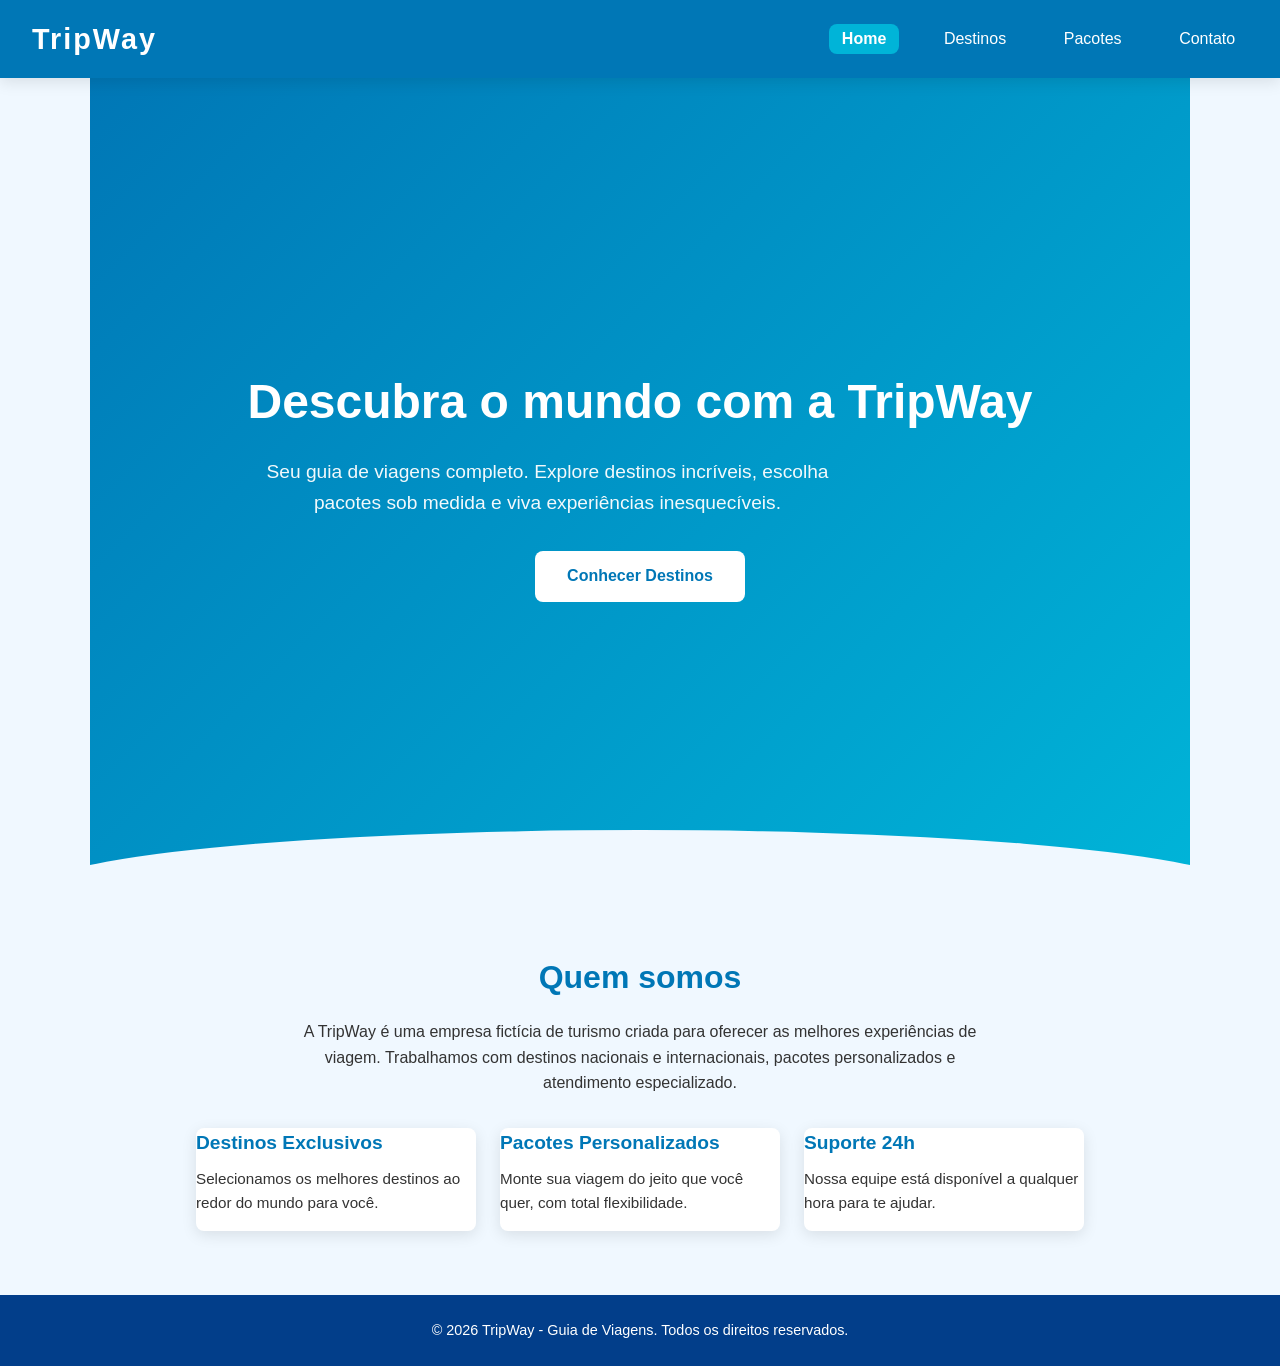
<file: index.html>
<!DOCTYPE html>
<html lang="pt-BR">
<head>
  <meta charset="UTF-8">
  <meta name="viewport" content="width=device-width, initial-scale=1.0">
  <title>TripWay - Guia de Viagens</title>
  <link rel="stylesheet" href="./css/style.css">
</head>
<body>

  <header>
    <div class="logo">TripWay</div>
    <nav>
      <ul>
        <li><a href="./index.html" class="ativo">Home</a></li>
        <li><a href="./pages/destinos.html">Destinos</a></li>
        <li><a href="./pages/pacotes.html">Pacotes</a></li>
        <li><a href="./pages/contato.html">Contato</a></li>
      </ul>
    </nav>
  </header>

  <main>

    <section id="hero">
      <div class="hero-conteudo">
        <h1>Descubra o mundo com a TripWay</h1>
        <p>Seu guia de viagens completo. Explore destinos incríveis, escolha pacotes sob medida e viva experiências inesquecíveis.</p>
        <a href="./pages/destinos.html" class="btn">Conhecer Destinos</a>
      </div>
    </section>

    <section id="sobre">
      <h2>Quem somos</h2>
      <p>A TripWay é uma empresa fictícia de turismo criada para oferecer as melhores experiências de viagem. Trabalhamos com destinos nacionais e internacionais, pacotes personalizados e atendimento especializado.</p>
      <div class="cards-container">
        <div class="card">
          <h3>Destinos Exclusivos</h3>
          <p>Selecionamos os melhores destinos ao redor do mundo para você.</p>
        </div>
        <div class="card">
          <h3>Pacotes Personalizados</h3>
          <p>Monte sua viagem do jeito que você quer, com total flexibilidade.</p>
        </div>
        <div class="card">
          <h3>Suporte 24h</h3>
          <p>Nossa equipe está disponível a qualquer hora para te ajudar.</p>
        </div>
      </div>
    </section>

  </main>

  <footer>
    <p>&copy; 2026 TripWay - Guia de Viagens. Todos os direitos reservados.</p>
  </footer>

</body>
</html>
</file>
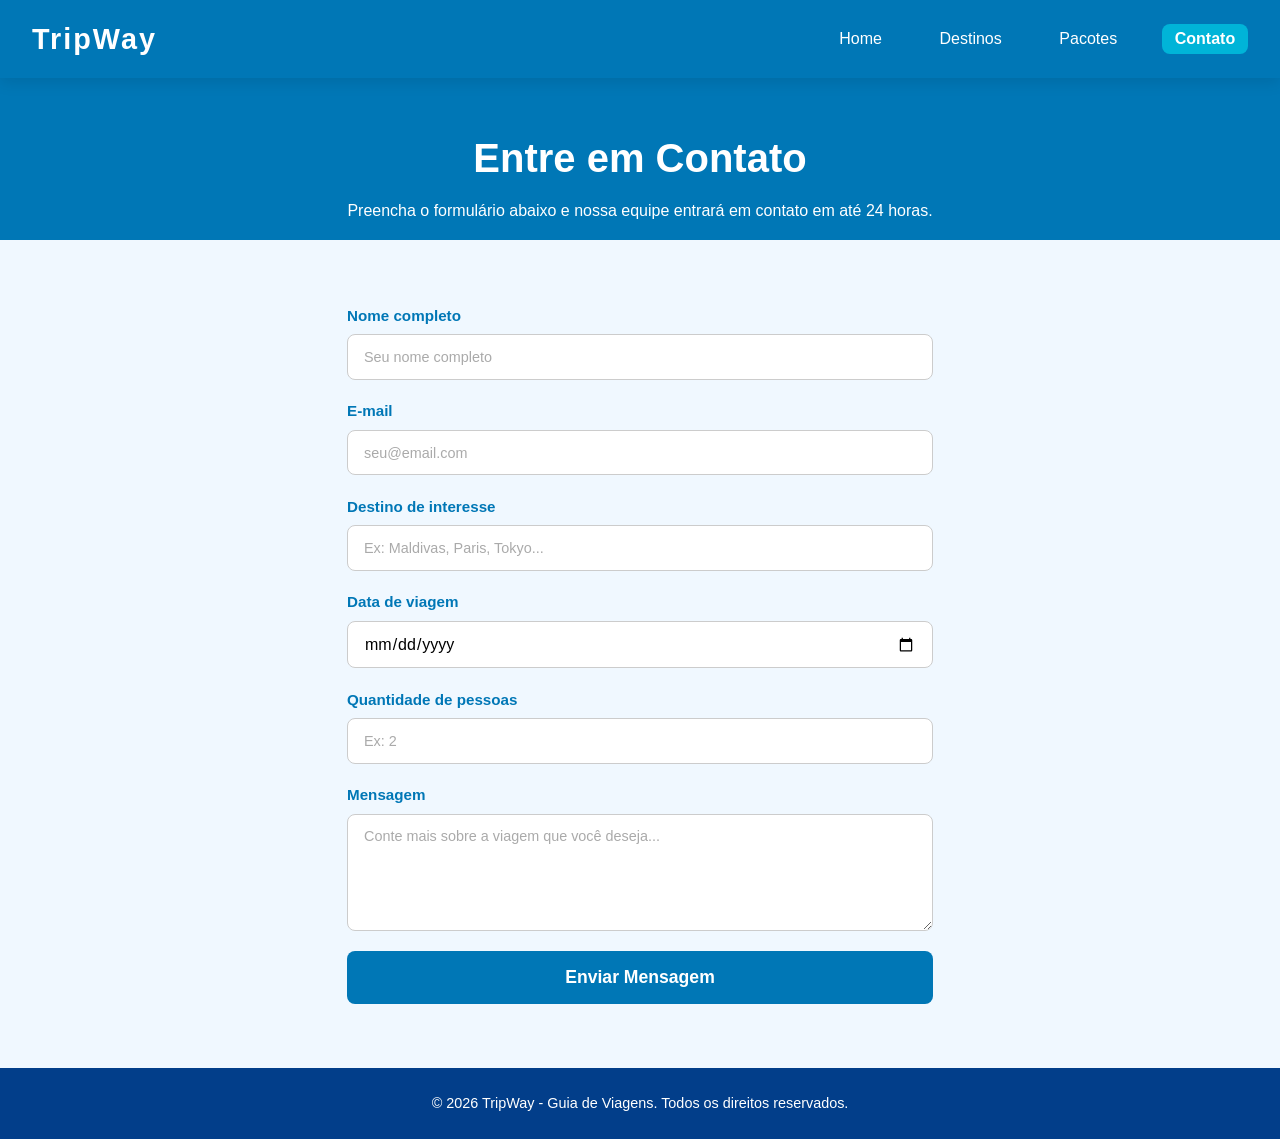
<file: pages/contato.html>
<!DOCTYPE html>
<html lang="pt-BR">
<head>
  <meta charset="UTF-8">
  <meta name="viewport" content="width=device-width, initial-scale=1.0">
  <title>TripWay - Contato</title>
  <link rel="stylesheet" href="../css/style.css">
</head>
<body>

  <header>
    <div class="logo">TripWay</div>
    <nav>
      <ul>
        <li><a href="../index.html">Home</a></li>
        <li><a href="./destinos.html">Destinos</a></li>
        <li><a href="./pacotes.html">Pacotes</a></li>
        <li><a href="./contato.html" class="ativo">Contato</a></li>
      </ul>
    </nav>
  </header>

  <main>

    <section id="titulo-pagina">
      <h1>Entre em Contato</h1>
      <p>Preencha o formulário abaixo e nossa equipe entrará em contato em até 24 horas.</p>
    </section>

    <section id="contato">
      <form id="formulario-contato">

        <div class="campo">
          <label for="nome">Nome completo</label>
          <input type="text" id="nome" name="nome" placeholder="Seu nome completo" required>
        </div>

        <div class="campo">
          <label for="email">E-mail</label>
          <input type="email" id="email" name="email" placeholder="seu@email.com" required>
        </div>

        <div class="campo">
          <label for="destino">Destino de interesse</label>
          <input type="text" id="destino" name="destino" placeholder="Ex: Maldivas, Paris, Tokyo..." required>
        </div>

        <div class="campo">
          <label for="data">Data de viagem</label>
          <input type="date" id="data" name="data" required>
        </div>

        <div class="campo">
          <label for="pessoas">Quantidade de pessoas</label>
          <input type="number" id="pessoas" name="pessoas" min="1" max="20" placeholder="Ex: 2" required>
        </div>

        <div class="campo">
          <label for="mensagem">Mensagem</label>
          <textarea id="mensagem" name="mensagem" rows="5" placeholder="Conte mais sobre a viagem que você deseja..." required></textarea>
        </div>

        <button type="submit" class="btn">Enviar Mensagem</button>

      </form>
    </section>

  </main>

  <footer>
    <p>&copy; 2026 TripWay - Guia de Viagens. Todos os direitos reservados.</p>
  </footer>

</body>
</html>
</file>
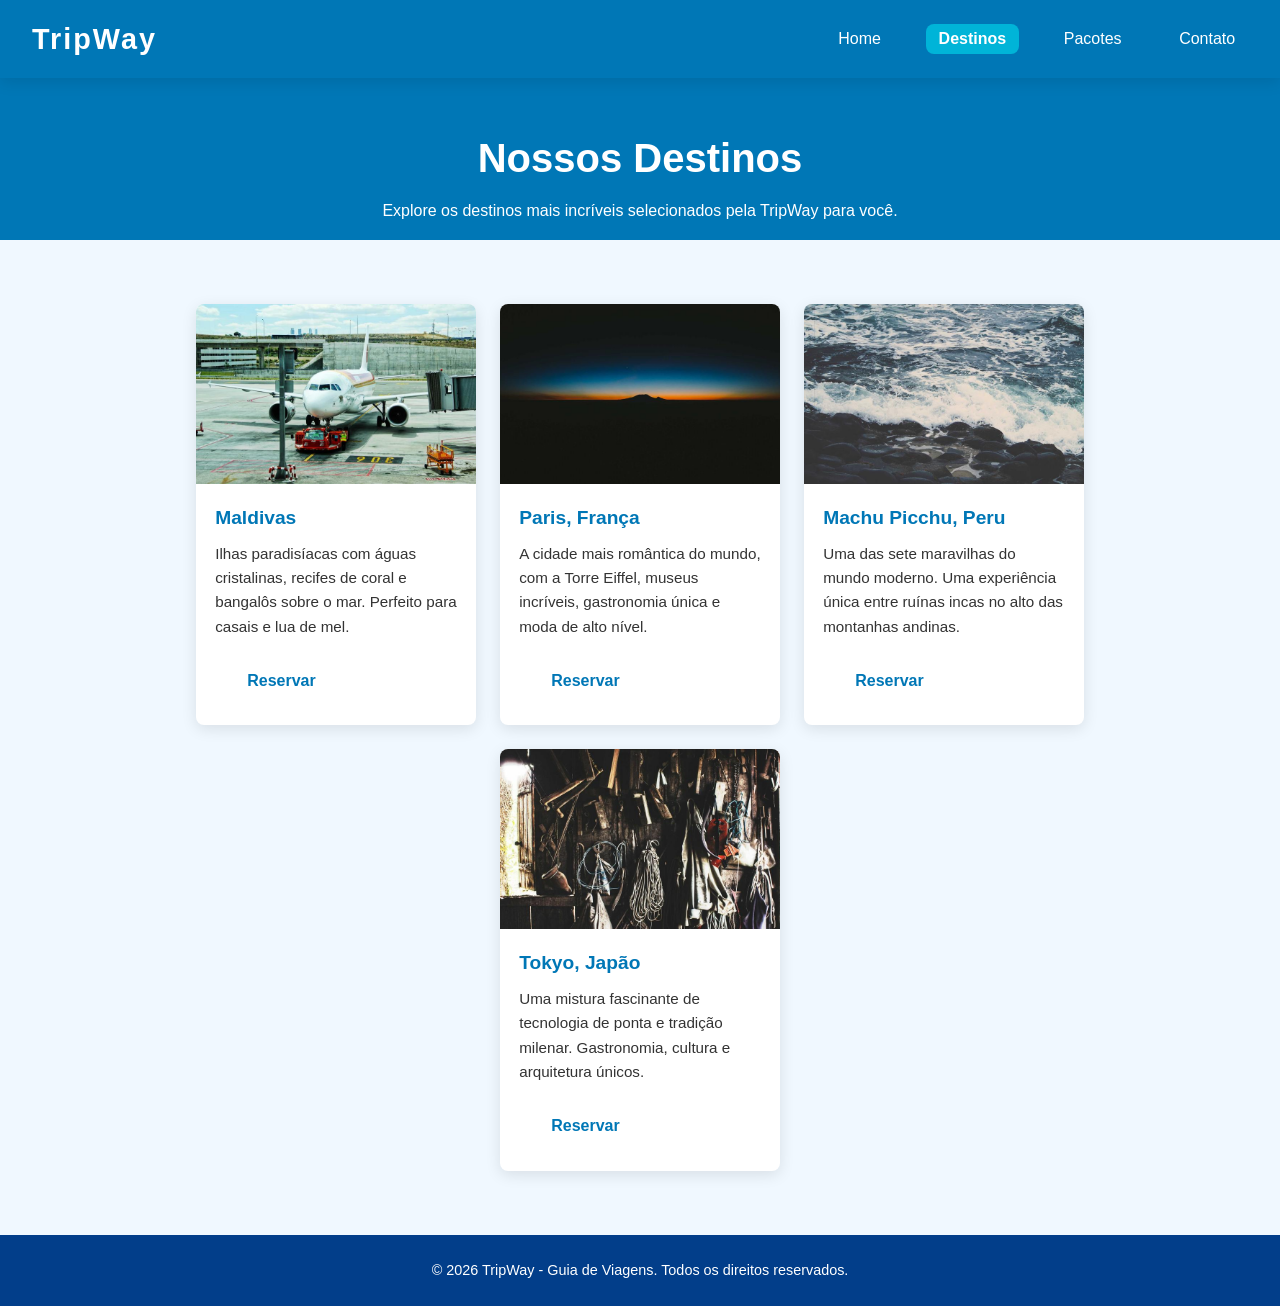
<file: pages/destinos.html>
<!DOCTYPE html>
<html lang="pt-BR">
<head>
  <meta charset="UTF-8">
  <meta name="viewport" content="width=device-width, initial-scale=1.0">
  <title>TripWay - Destinos</title>
  <link rel="stylesheet" href="../css/style.css">
</head>
<body>

  <header>
    <div class="logo">TripWay</div>
    <nav>
      <ul>
        <li><a href="../index.html">Home</a></li>
        <li><a href="./destinos.html" class="ativo">Destinos</a></li>
        <li><a href="./pacotes.html">Pacotes</a></li>
        <li><a href="./contato.html">Contato</a></li>
      </ul>
    </nav>
  </header>

  <main>

    <section id="titulo-pagina">
      <h1>Nossos Destinos</h1>
      <p>Explore os destinos mais incríveis selecionados pela TripWay para você.</p>
    </section>

    <section id="destinos">
      <div class="cards-container">

        <div class="card">
          <img src="../images/praia.jpg" alt="Foto da praia de Maldivas">
          <div class="card-info">
            <h3>Maldivas</h3>
            <p>Ilhas paradisíacas com águas cristalinas, recifes de coral e bangalôs sobre o mar. Perfeito para casais e lua de mel.</p>
            <a href="./contato.html" class="btn">Reservar</a>
          </div>
        </div>

        <div class="card">
          <img src="../images/cidade.jpg" alt="Foto de Paris">
          <div class="card-info">
            <h3>Paris, França</h3>
            <p>A cidade mais romântica do mundo, com a Torre Eiffel, museus incríveis, gastronomia única e moda de alto nível.</p>
            <a href="./contato.html" class="btn">Reservar</a>
          </div>
        </div>

        <div class="card">
          <img src="../images/montanha.jpg" alt="Foto de Machu Picchu">
          <div class="card-info">
            <h3>Machu Picchu, Peru</h3>
            <p>Uma das sete maravilhas do mundo moderno. Uma experiência única entre ruínas incas no alto das montanhas andinas.</p>
            <a href="./contato.html" class="btn">Reservar</a>
          </div>
        </div>

        <div class="card">
          <img src="../images/banner.jpg" alt="Foto de Tokyo">
          <div class="card-info">
            <h3>Tokyo, Japão</h3>
            <p>Uma mistura fascinante de tecnologia de ponta e tradição milenar. Gastronomia, cultura e arquitetura únicos.</p>
            <a href="./contato.html" class="btn">Reservar</a>
          </div>
        </div>

      </div>
    </section>

  </main>

  <footer>
    <p>&copy; 2026 TripWay - Guia de Viagens. Todos os direitos reservados.</p>
  </footer>

</body>
</html>
</file>
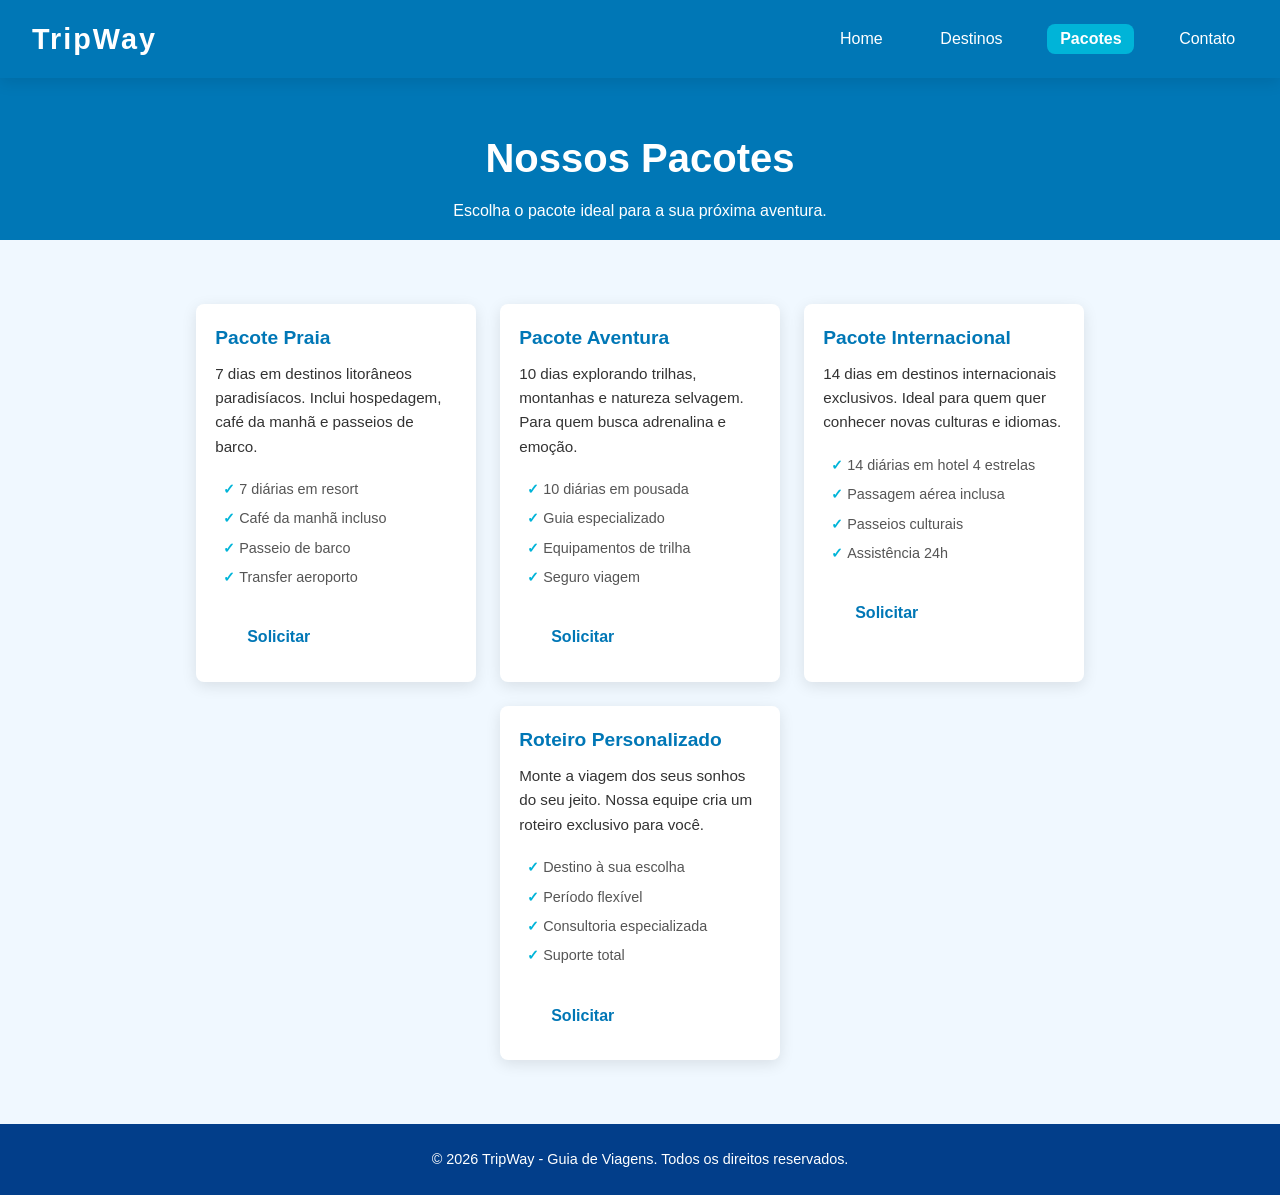
<file: pages/pacotes.html>
<!DOCTYPE html>
<html lang="pt-BR">
<head>
  <meta charset="UTF-8">
  <meta name="viewport" content="width=device-width, initial-scale=1.0">
  <title>TripWay - Pacotes</title>
  <link rel="stylesheet" href="../css/style.css">
</head>
<body>

  <header>
    <div class="logo">TripWay</div>
    <nav>
      <ul>
        <li><a href="../index.html">Home</a></li>
        <li><a href="./destinos.html">Destinos</a></li>
        <li><a href="./pacotes.html" class="ativo">Pacotes</a></li>
        <li><a href="./contato.html">Contato</a></li>
      </ul>
    </nav>
  </header>

  <main>

    <section id="titulo-pagina">
      <h1>Nossos Pacotes</h1>
      <p>Escolha o pacote ideal para a sua próxima aventura.</p>
    </section>

    <section id="pacotes">
      <div class="cards-container">

        <div class="card">
          <div class="card-info">
            <h3>Pacote Praia</h3>
            <p>7 dias em destinos litorâneos paradisíacos. Inclui hospedagem, café da manhã e passeios de barco.</p>
            <ul>
              <li>7 diárias em resort</li>
              <li>Café da manhã incluso</li>
              <li>Passeio de barco</li>
              <li>Transfer aeroporto</li>
            </ul>
            <a href="./contato.html" class="btn">Solicitar</a>
          </div>
        </div>

        <div class="card">
          <div class="card-info">
            <h3>Pacote Aventura</h3>
            <p>10 dias explorando trilhas, montanhas e natureza selvagem. Para quem busca adrenalina e emoção.</p>
            <ul>
              <li>10 diárias em pousada</li>
              <li>Guia especializado</li>
              <li>Equipamentos de trilha</li>
              <li>Seguro viagem</li>
            </ul>
            <a href="./contato.html" class="btn">Solicitar</a>
          </div>
        </div>

        <div class="card">
          <div class="card-info">
            <h3>Pacote Internacional</h3>
            <p>14 dias em destinos internacionais exclusivos. Ideal para quem quer conhecer novas culturas e idiomas.</p>
            <ul>
              <li>14 diárias em hotel 4 estrelas</li>
              <li>Passagem aérea inclusa</li>
              <li>Passeios culturais</li>
              <li>Assistência 24h</li>
            </ul>
            <a href="./contato.html" class="btn">Solicitar</a>
          </div>
        </div>

        <div class="card">
          <div class="card-info">
            <h3>Roteiro Personalizado</h3>
            <p>Monte a viagem dos seus sonhos do seu jeito. Nossa equipe cria um roteiro exclusivo para você.</p>
            <ul>
              <li>Destino à sua escolha</li>
              <li>Período flexível</li>
              <li>Consultoria especializada</li>
              <li>Suporte total</li>
            </ul>
            <a href="./contato.html" class="btn">Solicitar</a>
          </div>
        </div>

      </div>
    </section>

  </main>

  <footer>
    <p>&copy; 2026 TripWay - Guia de Viagens. Todos os direitos reservados.</p>
  </footer>

</body>
</html>
</file>
<file: css/style.css>
/* Reset e box-sizing */
* {
  margin: 0;
  padding: 0;
  box-sizing: border-box;
}

/* Variáveis CSS */
:root {
  --cor-primaria: #0077b6;
  --cor-secundaria: #00b4d8;
  --cor-fundo: #f0f8ff;
  --cor-texto: #333;
  --cor-branco: #fff;
  --cor-footer: #023e8a;
  --fonte-principal: 'Segoe UI', Tahoma, Geneva, Verdana, sans-serif;
  --sombra: 0 4px 15px rgba(0, 0, 0, 0.1);
  --raio: 8px;
}

/* Body */
body {
  font-family: var(--fonte-principal);
  color: var(--cor-texto);
  background-color: var(--cor-fundo);
  line-height: 1.6;
}

/* Header */
header {
  display: flex;
  justify-content: space-between;
  align-items: center;
  padding: 1rem 2rem;
  background-color: var(--cor-primaria);
  position: sticky;
  top: 0;
  z-index: 100;
  box-shadow: var(--sombra);
}

.logo {
  font-size: 1.8rem;
  font-weight: bold;
  color: var(--cor-branco);
  letter-spacing: 2px;
}

/* Navegação */
nav ul {
  list-style: none;
  display: flex;
  gap: 2rem;
}

nav ul li a {
  color: var(--cor-branco);
  text-decoration: none;
  font-size: 1rem;
  padding: 0.4rem 0.8rem;
  border-radius: var(--raio);
  transition: background-color 0.3s;
}

nav ul li a:hover {
  background-color: var(--cor-secundaria);
}

nav ul li a.ativo {
  background-color: var(--cor-secundaria);
  font-weight: bold;
}

/* Hero */
#hero {
  background: linear-gradient(135deg, var(--cor-primaria), var(--cor-secundaria));
  color: var(--cor-branco);
  min-height: 90vh;
  display: flex;
  align-items: center;
  justify-content: center;
  text-align: center;
  padding: 2rem;
  position: relative;
  overflow: hidden;
}

#hero::after {
  content: '';
  position: absolute;
  bottom: -2px;
  left: 0;
  width: 100%;
  height: 60px;
  background-color: var(--cor-fundo);
  clip-path: ellipse(55% 100% at 50% 100%);
}

.hero-conteudo h1 {
  font-size: 3rem;
  margin-bottom: 1rem;
}

.hero-conteudo p {
  font-size: 1.2rem;
  margin-bottom: 2rem;
  max-width: 600px;
  opacity: 0.95;
}

/* Botão */
.btn {
  display: inline-block;
  padding: 0.8rem 2rem;
  background-color: var(--cor-branco);
  color: var(--cor-primaria);
  text-decoration: none;
  border: none;
  border-radius: var(--raio);
  font-size: 1rem;
  font-weight: bold;
  cursor: pointer;
  transition: background-color 0.3s, transform 0.2s;
}

.btn:hover {
  background-color: var(--cor-secundaria);
  color: var(--cor-branco);
  transform: translateY(-2px);
}

/* Seções gerais */
main section {
  padding: 4rem 2rem;
  max-width: 1100px;
  margin: 0 auto;
}

#titulo-pagina {
  text-align: center;
  padding: 3rem 2rem 1rem;
  max-width: 100%;
  background-color: var(--cor-primaria);
  color: var(--cor-branco);
}

#titulo-pagina h1 {
  font-size: 2.5rem;
  margin-bottom: 0.5rem;
}

/* Sobre / Cards */
#sobre h2 {
  text-align: center;
  font-size: 2rem;
  margin-bottom: 1rem;
  color: var(--cor-primaria);
}

#sobre > p {
  text-align: center;
  margin-bottom: 2rem;
  max-width: 700px;
  margin-left: auto;
  margin-right: auto;
}

/* Cards container */
.cards-container {
  display: flex;
  flex-wrap: wrap;
  gap: 1.5rem;
  justify-content: center;
}

/* Cards */
.card {
  background-color: var(--cor-branco);
  border-radius: var(--raio);
  box-shadow: var(--sombra);
  width: 280px;
  overflow: hidden;
  transition: transform 0.3s;
}

.card:hover {
  transform: translateY(-5px);
}

.card img {
  width: 100%;
  height: 180px;
  object-fit: cover;
}

.card-info {
  padding: 1.2rem;
}

.card h3 {
  color: var(--cor-primaria);
  margin-bottom: 0.5rem;
  font-size: 1.2rem;
}

.card p {
  font-size: 0.95rem;
  margin-bottom: 1rem;
}

.card ul {
  list-style: none;
  margin-bottom: 1rem;
  font-size: 0.9rem;
}

.card ul li::before {
  content: '✓ ';
  color: var(--cor-secundaria);
  font-weight: bold;
}

/* Formulário */
#contato {
  max-width: 650px;
}

#formulario-contato {
  display: flex;
  flex-direction: column;
  gap: 1.2rem;
}

.campo {
  display: flex;
  flex-direction: column;
  gap: 0.4rem;
}

.campo label {
  font-weight: bold;
  color: var(--cor-primaria);
  font-size: 0.95rem;
}

.campo input,
.campo textarea {
  padding: 0.8rem 1rem;
  border: 1px solid #ccc;
  border-radius: var(--raio);
  font-size: 1rem;
  font-family: var(--fonte-principal);
  transition: border-color 0.3s;
  width: 100%;
}

.campo input:focus,
.campo textarea:focus {
  outline: none;
  border-color: var(--cor-primaria);
}

#formulario-contato .btn {
  background-color: var(--cor-primaria);
  color: var(--cor-branco);
  width: 100%;
  padding: 1rem;
  font-size: 1.1rem;
}

#formulario-contato .btn:hover {
  background-color: var(--cor-secundaria);
}

/* Destinos - titulo da secao */
#destinos h2,
#pacotes h2 {
  text-align: center;
  font-size: 2rem;
  color: var(--cor-primaria);
  margin-bottom: 2rem;
}

/* Footer */
footer {
  background-color: var(--cor-footer);
  color: var(--cor-branco);
  text-align: center;
  padding: 1.5rem;
  font-size: 0.9rem;
}

/* Imagens responsivas */
img {
  max-width: 100%;
  display: block;
}

/* Pacotes - lista de itens */
#pacotes .card ul {
  padding-left: 0.5rem;
  margin-bottom: 1.2rem;
}

#pacotes .card ul li {
  padding: 0.2rem 0;
  color: #555;
}

/* Formulario - estilos extras */
.campo input::placeholder,
.campo textarea::placeholder {
  color: #aaa;
  font-size: 0.9rem;
}

.campo input:hover,
.campo textarea:hover {
  border-color: var(--cor-secundaria);
}

/* Responsividade */
@media (max-width: 768px) {
  header {
    flex-direction: column;
    gap: 1rem;
    padding: 1rem;
  }

  nav ul {
    flex-direction: column;
    gap: 0.5rem;
    text-align: center;
  }

  .hero-conteudo h1 {
    font-size: 2rem;
  }

  .cards-container {
    flex-direction: column;
    align-items: center;
  }

  .card {
    width: 100%;
    max-width: 400px;
  }

  #titulo-pagina h1 {
    font-size: 1.8rem;
  }
}

@media (max-width: 600px) {
  header {
    padding: 0.8rem 1rem;
  }

  .logo {
    font-size: 1.4rem;
  }

  nav ul {
    gap: 0.3rem;
  }

  nav ul li a {
    font-size: 0.9rem;
    padding: 0.3rem 0.6rem;
  }
}

@media (max-width: 480px) {
  .hero-conteudo h1 {
    font-size: 1.5rem;
  }

  .hero-conteudo p {
    font-size: 1rem;
  }

  main section {
    padding: 2rem 1rem;
  }
}
</file>
